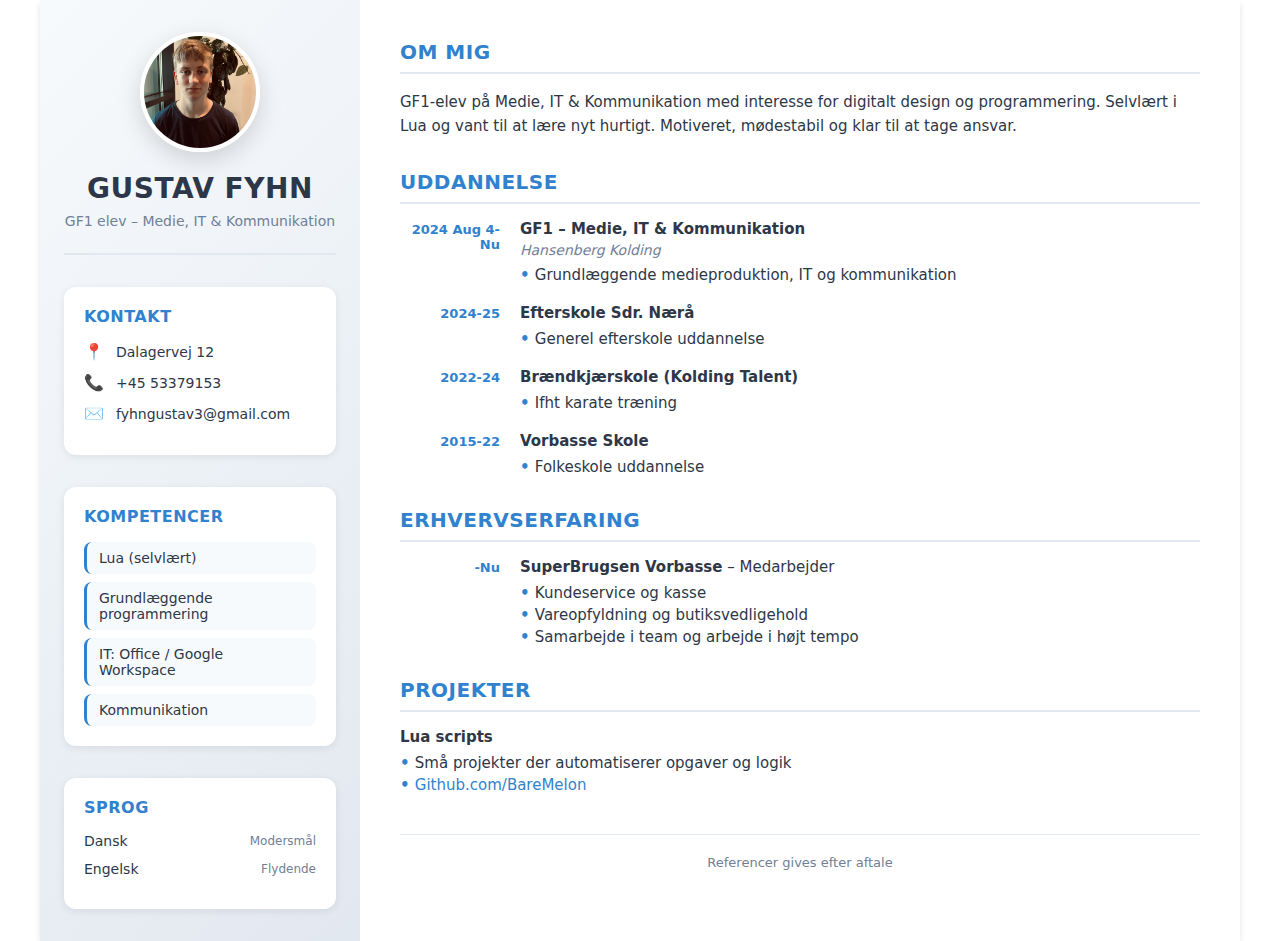
<file: index.html>
<!DOCTYPE html>
<html lang="da">
  <head>
    <meta charset="utf-8" />
    <meta name="viewport" content="width=device-width, initial-scale=1" />
    <title>CV - Gustav Fyhn</title>
    <link rel="stylesheet" href="style.css" />
  </head>
  <body>
    <main class="page">
      <div class="sidebar">
        <div class="profile-section">
          <div class="profile-image">
            <img src="assets/image.jpg" alt="Gustav Fyhn" />
          </div>
          <h1>GUSTAV FYHN</h1>
          <p class="subtitle">GF1 elev – Medie, IT &amp; Kommunikation</p>
        </div>
        
        <div class="contact-section">
          <h3>Kontakt</h3>
          <div class="contact-item">
            <span class="icon">📍</span>
            <span>Dalagervej 12</span>
          </div>
          <div class="contact-item">
            <span class="icon">📞</span>
            <span>+45 53379153</span>
          </div>
          <div class="contact-item">
            <span class="icon">✉️</span>
            <span>fyhngustav3@gmail.com</span>
          </div>
        </div>

        <div class="skills-section">
          <h3>Kompetencer</h3>
          <ul class="skills-list">
            <li>Lua (selvlært)</li>
            <li>Grundlæggende programmering</li>
            <li>IT: Office / Google Workspace</li>
            <li>Kommunikation</li>
          </ul>
        </div>

        <div class="languages-section">
          <h3>Sprog</h3>
          <div class="language-item">
            <span>Dansk</span>
            <span class="level">Modersmål</span>
          </div>
          <div class="language-item">
            <span>Engelsk</span>
            <span class="level">Flydende</span>
          </div>
        </div>
      </div>

      <div class="main-content">
        <section class="section">
          <h2>Om mig</h2>
          <p>
            GF1-elev på Medie, IT &amp; Kommunikation med interesse for digitalt design og
            programmering. Selvlært i Lua og vant til at lære nyt hurtigt. Motiveret,
            mødestabil og klar til at tage ansvar.
          </p>
        </section>

        <section class="section">
          <h2>Uddannelse</h2>
          <ul class="list">
            <li>
              <div class="row">
                <div class="when">2024 Aug 4-Nu</div>
                <div class="what">
                  <strong>GF1 – Medie, IT &amp; Kommunikation</strong>
                  <div class="where">Hansenberg Kolding</div>
                  <div class="bullets">
                    <span>Grundlæggende medieproduktion, IT og kommunikation</span>
                  </div>
                </div>
              </div>
            </li>
            <li>
              <div class="row">
                <div class="when">2024-25</div>
                <div class="what">
                  <strong>Efterskole Sdr. Nærå</strong>
                  <div class="bullets">
                    <span>Generel efterskole uddannelse</span>
                  </div>
                </div>
              </div>
            </li>
            <li>
              <div class="row">
                <div class="when">2022-24</div>
                <div class="what">
                  <strong>Brændkjærskole (Kolding Talent)</strong>
                  <div class="bullets">
                    <span>Ifht karate træning</span>
                  </div>
                </div>
              </div>
            </li>
            <li>
              <div class="row">
                <div class="when">2015-22</div>
                <div class="what">
                  <strong>Vorbasse Skole</strong>
                  <div class="bullets">
                    <span>Folkeskole uddannelse</span>
                  </div>
                </div>
              </div>
            </li>
          </ul>
        </section>

        <section class="section">
          <h2>Erhvervserfaring</h2>
          <ul class="list">
            <li>
              <div class="row">
                <div class="when">-Nu</div>
                <div class="what">
                  <strong>SuperBrugsen Vorbasse</strong> – Medarbejder
                  <div class="bullets">
                    <span>Kundeservice og kasse</span>
                    <span>Vareopfyldning og butiksvedligehold</span>
                    <span>Samarbejde i team og arbejde i højt tempo</span>
                  </div>
                </div>
              </div>
            </li>
          </ul>
        </section>

        <section class="section">
          <h2>Projekter</h2>
          <ul class="list">
            <li>
              <div class="what">
                <strong>Lua scripts</strong>
                <div class="bullets">
                  <span>Små projekter der automatiserer opgaver og logik</span>
                  <span><a href="https://github.com/BareMelon" target="_blank">Github.com/BareMelon</a></span>
                </div>
              </div>
            </li>
          </ul>
        </section>

        <footer class="footer">
          <span>Referencer gives efter aftale</span>
        </footer>
      </div>
    </main>
  </body>
</html>
</file>
<file: style.css>
@page {
  size: A4;
  margin: 18mm;
}

:root {
  --text: #2d3748;
  --muted: #718096;
  --accent: #3182ce;
  --rule: #e2e8f0;
  --sidebar-bg: #f7fafc;
  --sidebar-accent: #e2e8f0;
  --white: #ffffff;
}

* {
  box-sizing: border-box;
}

html, body {
  padding: 0;
  margin: 0;
  font-family: Inter, system-ui, -apple-system, Segoe UI, Roboto, Arial, sans-serif;
  color: var(--text);
  background-color: var(--white);
}

.page {
  display: flex;
  min-height: 100vh;
  max-width: 1200px;
  margin: 0 auto;
  background-color: var(--white);
  box-shadow: 0 4px 6px rgba(0, 0, 0, 0.1);
}

.sidebar {
  width: 320px;
  background: linear-gradient(135deg, var(--sidebar-bg) 0%, var(--sidebar-accent) 100%);
  padding: 32px 24px;
  display: flex;
  flex-direction: column;
  gap: 32px;
}

.profile-section {
  text-align: center;
  padding-bottom: 24px;
  border-bottom: 2px solid var(--rule);
}

.profile-image {
  margin-bottom: 20px;
}

.profile-image img {
  width: 120px;
  height: 120px;
  border-radius: 50%;
  object-fit: cover;
  border: 4px solid var(--white);
  box-shadow: 0 8px 25px rgba(0, 0, 0, 0.15);
  display: block;
  margin: 0 auto;
}

.profile-section h1 {
  font-size: 28px;
  letter-spacing: 0.5px;
  margin: 0 0 8px 0;
  color: var(--text);
}

.profile-section .subtitle {
  margin: 0;
  color: var(--muted);
  font-size: 14px;
  font-weight: 500;
}

.contact-section,
.skills-section,
.languages-section {
  background-color: var(--white);
  padding: 20px;
  border-radius: 12px;
  box-shadow: 0 2px 8px rgba(0, 0, 0, 0.08);
}

.contact-section h3,
.skills-section h3,
.languages-section h3 {
  font-size: 16px;
  margin: 0 0 16px 0;
  color: var(--accent);
  font-weight: 600;
  text-transform: uppercase;
  letter-spacing: 0.5px;
}

.contact-item {
  display: flex;
  align-items: center;
  gap: 12px;
  margin-bottom: 12px;
  font-size: 14px;
}

.contact-item .icon {
  font-size: 16px;
  width: 20px;
  text-align: center;
}

.skills-list {
  list-style: none;
  padding: 0;
  margin: 0;
  display: flex;
  flex-direction: column;
  gap: 8px;
}

.skills-list li {
  font-size: 14px;
  padding: 8px 12px;
  background-color: var(--sidebar-bg);
  border-radius: 8px;
  border-left: 3px solid var(--accent);
}

.language-item {
  display: flex;
  justify-content: space-between;
  align-items: center;
  margin-bottom: 12px;
  font-size: 14px;
}

.language-item .level {
  color: var(--muted);
  font-size: 12px;
  font-weight: 500;
}

.main-content {
  flex: 1;
  padding: 40px;
  background-color: var(--white);
}

.section {
  margin-bottom: 32px;
}

.section h2 {
  font-size: 20px;
  margin: 0 0 16px 0;
  color: var(--accent);
  font-weight: 600;
  text-transform: uppercase;
  letter-spacing: 0.5px;
  border-bottom: 2px solid var(--rule);
  padding-bottom: 8px;
}

.section p {
  line-height: 1.6;
  margin: 0;
  font-size: 15px;
  color: var(--text);
}

.list {
  list-style: none;
  padding: 0;
  margin: 0;
  display: flex;
  flex-direction: column;
  gap: 20px;
}

.row {
  display: grid;
  grid-template-columns: 100px 1fr;
  gap: 20px;
  align-items: start;
}

.when {
  color: var(--accent);
  font-size: 13px;
  font-weight: 600;
  text-align: right;
  padding-top: 2px;
}

.what {
  font-size: 15px;
}

.what strong {
  color: var(--text);
  font-weight: 600;
}

.what .where {
  color: var(--muted);
  margin-top: 4px;
  font-size: 14px;
  font-style: italic;
}

.bullets {
  margin-top: 8px;
  display: flex;
  flex-direction: column;
  gap: 4px;
  color: var(--text);
}

.bullets span::before {
  content: "• ";
  color: var(--accent);
  font-weight: bold;
}

.bullets a {
  color: var(--accent);
  text-decoration: none;
  font-weight: 500;
}

.bullets a:hover {
  text-decoration: underline;
}

.footer {
  margin-top: 40px;
  padding-top: 20px;
  border-top: 1px solid var(--rule);
  font-size: 13px;
  color: var(--muted);
  text-align: center;
}

@media print {
  .page { 
    box-shadow: none;
    max-width: none;
  }
  .sidebar {
    background: var(--sidebar-bg) !important;
  }
  a { 
    color: inherit; 
    text-decoration: none; 
  }
}

@media (max-width: 768px) {
  .page {
    flex-direction: column;
  }
  
  .sidebar {
    width: 100%;
    padding: 24px;
  }
  
  .main-content {
    padding: 24px;
  }
  
  .row {
    grid-template-columns: 1fr;
    gap: 8px;
  }
  
  .when {
    text-align: left;
    color: var(--muted);
  }
}
</file>
